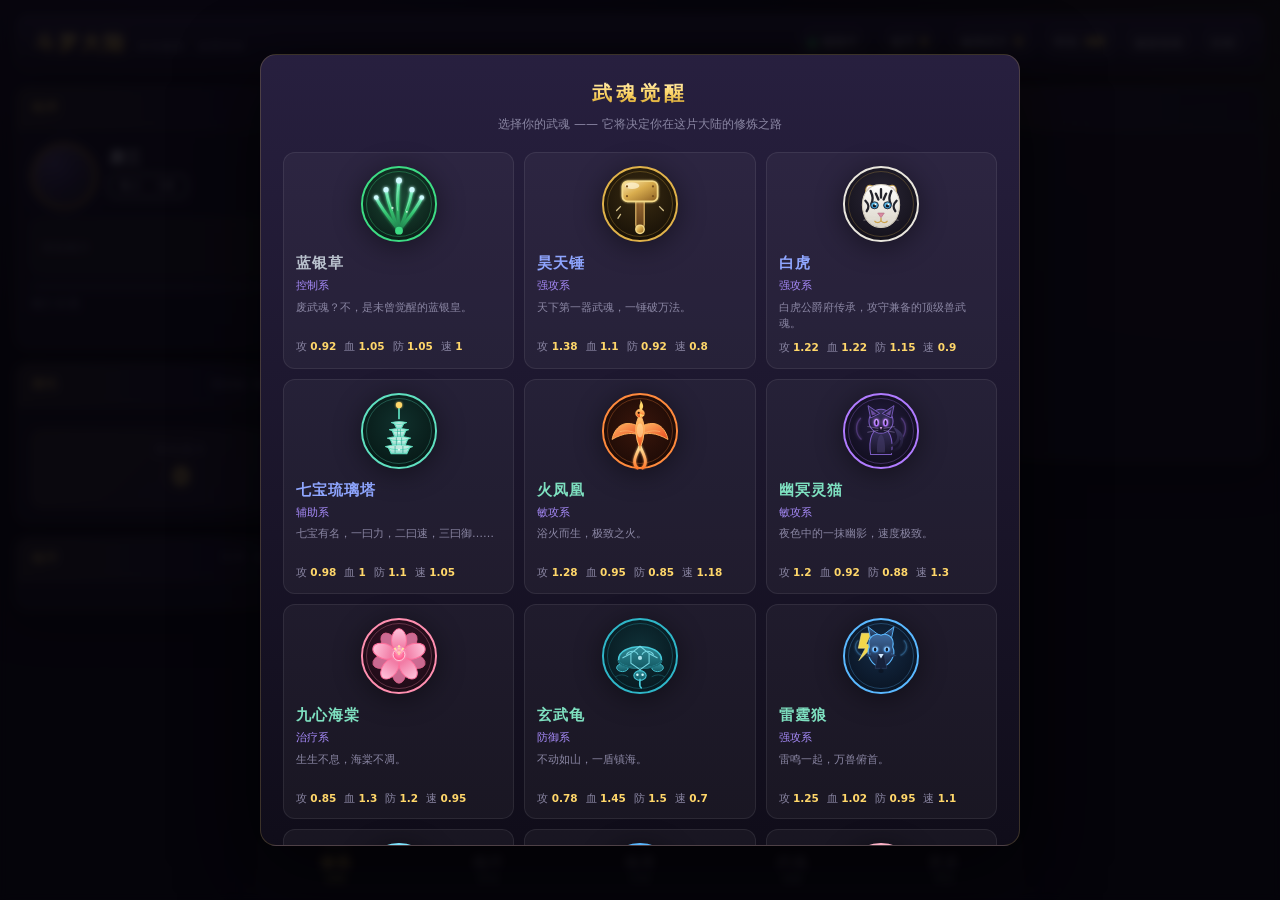
<file: douluo-idle/index.html>
<!DOCTYPE html>
<html lang="zh-CN">
<head>
<meta charset="UTF-8">
<meta name="viewport" content="width=device-width,initial-scale=1,maximum-scale=1,user-scalable=no">
<title>斗罗大陆 · 自动修炼</title>
<meta name="theme-color" content="#ffd76a">
<meta name="apple-mobile-web-app-capable" content="yes">
<meta name="apple-mobile-web-app-status-bar-style" content="black-translucent">
<meta name="apple-mobile-web-app-title" content="斗罗修炼">
<link rel="manifest" href="manifest.webmanifest">
<link rel="apple-touch-icon" href="icon-512.png">
<link rel="stylesheet" href="css/style.css">
</head>
<body>
<div class="app">

  <!-- ===== 顶栏 ===== -->
  <header class="top">
    <div class="brand">
      <h1>斗罗大陆</h1><small>自动修炼 · 放置挂机</small>
    </div>
    <div class="top-spacer"></div>
    <div class="top-stats">
      <span class="chip" id="topState"><span class="dot"></span><span>修炼中</span></span>
      <span class="chip">魂币 <b id="topCoin">0</b></span>
      <span class="chip">魂骨碎片 <b id="topShard">0</b></span>
      <span class="chip">时长 <b id="topPlay">0秒</b></span>
      <button class="btn sm" id="btnHelp">修炼指南</button>
      <button class="btn sm" id="btnSave">存档</button>
    </div>
  </header>

  <main class="grid">

    <!-- ===== 左：角色 ===== -->
    <div class="col-left">
      <section class="panel">
        <div class="panel-hd">魂师 <span class="sub" id="rebirthTxt"></span></div>
        <div class="panel-bd">
          <div class="hero">
            <div class="avatar" id="avatar"></div>
            <div class="hero-info">
              <div class="hero-name"><span id="heroName">唐三</span></div>
              <div class="realm-badge" id="realmBadge">魂士 · 1级</div>
              <div class="hero-wuhun" id="wuhunTxt"></div>
              <div class="hero-innate" id="innateTxt"></div>
            </div>
          </div>
          <div class="power-block" id="powerBlock">
            <div class="power-row"><span>综合战力</span><b id="heroPower">0</b></div>
            <div class="power-attrs" id="powerAttrs"></div>
          </div>
          <div class="expbar" id="expbar"><i style="width:0%"></i></div>
          <div class="exptxt">
            <span>魂力 <b id="heroLv">1</b> 级</span>
            <span id="heroExp">0 / 100</span>
          </div>
          <div class="exptxt"><span id="expNote" class="warn"></span><span id="titleTxt">初入魂师界</span></div>
        </div>
      </section>

      <section class="panel">
        <div class="panel-hd">属性 <span class="sub">受武魂 / 魂环 / 魂骨影响</span></div>
        <div class="panel-bd">
          <div class="statgrid" id="statgrid"></div>
          <div class="power-box">
            <small>综合战力</small>
            <b id="powerVal">0</b>
          </div>
        </div>
      </section>

      <section class="panel">
        <div class="panel-hd">魂环 <span class="sub">9 环 · 点击查看 / 剥离</span></div>
        <div class="panel-bd">
          <div class="rings" id="rings"></div>
        </div>
      </section>
    </div>

    <!-- ===== 中：战斗 ===== -->
    <div class="col-center">
      <section class="panel">
        <div class="panel-hd">猎魂森林 <span class="sub" id="areaWave">第 1 / 10 波</span></div>
        <div class="battle">
          <div class="arena" id="arena">
            <div class="fighters">
              <div class="fighter">
                <div class="sprite p" id="spriteP">唐</div>
                <div class="wuhun-badge" id="wuhunBadge"></div>
                <div class="nm" id="heroName2">你</div>
                <div class="hpbar p"><i id="php" style="width:100%"></i><span id="phpTxt">0/0</span></div>
              </div>
              <div class="vs">VS</div>
              <div class="fighter">
                <div class="sprite e" id="spriteE">兽</div>
                <div class="nm" id="enemyName">魂兽</div>
                <div class="hpbar e"><i id="ehp" style="width:100%"></i><span id="ehpTxt">0/0</span></div>
              </div>
            </div>
            <div class="floats" id="floats"></div>
            <div class="dead-mask" id="deadMask" style="display:none">
              <div><h3>重 伤</h3><p id="deadTxt">疗伤中</p></div>
            </div>
          </div>

          <div class="ctrl">
            <button class="btn" id="btnTrain">自动修炼</button>
            <button class="btn" id="btnBattle">自动猎魂</button>
            <button class="btn" id="btnRing">自动吸环</button>
            <button class="btn" id="btnAdvance">自动推进</button>
            <button class="btn" id="btnRetreat">自动退守</button>
            <button class="btn" id="btnSell">自动分解</button>
            <div class="speed">
              <button data-s="1" class="on">1×</button>
              <button data-s="2">2×</button>
              <button data-s="4">4×</button>
            </div>
          </div>
        </div>
      </section>

      <section class="panel">
        <div class="panel-hd">区域进度</div>
        <div class="panel-bd">
          <div class="area-hd">
            <span class="nm" id="areaName">星斗大森林 · 外围</span>
            <span class="tag" id="areaTag">推荐 Lv.5</span>
            <span class="tag" id="areaDesc" style="max-width:100%"></span>
          </div>
          <div class="waves" id="waves"></div>
          <div class="area-sel" id="areaSel"></div>
        </div>
      </section>
    </div>

    <!-- ===== 右：日志 ===== -->
    <div class="col-right">
      <section class="panel">
        <div class="panel-hd">修炼日志</div>
        <div class="logbox" id="logbox"></div>
      </section>
    </div>
  </main>

  <!-- ===== 底部 Tab 栏 ===== -->
  <nav class="bottombar" id="bottombar">
    <button class="tabbtn on" data-page="home"><b>修炼</b><span>挂机</span></button>
    <button class="tabbtn" data-page="tabBag"><b>魂环</b><span>背包</span></button>
    <button class="tabbtn" data-page="tabBone"><b>魂骨</b><span>淬体</span></button>
    <button class="tabbtn" data-page="tabWuhun"><b>武魂</b><span>觉醒</span></button>
    <button class="tabbtn" data-page="tabMore"><b>更多</b><span>系统</span></button>
  </nav>

  <section class="page" id="tabBag">
    <div class="panel">
      <div class="panel-bd">
        <p class="hint mb">魂环装到推荐槽位可获额外 35% 加成：第 1-2 环推荐百年，3-4 千年，5-7 万年，第 8 环十万年，第 9 环百万年。</p>
        <div class="itemlist" id="bagList"></div>
      </div>
    </div>
  </section>

  <section class="page" id="tabBone">
    <div class="panel">
      <div class="panel-bd">
        <div class="sysrow"><span class="l">魂骨碎片<small>用于淬体与强化魂骨，BOSS 与分解魂骨可获得</small></span><b id="boneShards">0</b></div>
        <div class="sysrow">
          <span class="l">魂骨淬体<small>消耗碎片与魂币永久提升全属性，每重 +2%（转生保留）</small></span>
          <span style="display:flex;align-items:center;gap:10px">
            <span class="hint" id="temperInfo"></span>
            <button class="btn gold" id="btnTemper">淬体</button>
          </span>
        </div>
        <div class="slots" id="slots" style="margin-top:12px"></div>
        <div class="panel-hd" style="margin:16px -14px 10px;border-radius:0">魂骨背包</div>
        <div class="itemlist" id="boneBag"></div>
      </div>
    </div>
  </section>

  <section class="page" id="tabWuhun">
    <div class="panel">
      <div class="panel-bd">
        <div id="wuhunNow"></div>
        <div class="sysrow mt">
          <span class="l">武魂觉醒<small>提升武魂品质，全属性大幅增长</small></span>
          <span style="display:flex;align-items:center;gap:10px">
            <span class="hint" id="awakeInfo"></span>
            <button class="btn gold" id="btnAwake">武魂觉醒</button>
          </span>
        </div>
        <div class="sysrow">
          <span class="l">猎魂商会<small>购买当前区域年份的随机魂环</small></span>
          <span style="display:flex;align-items:center;gap:10px">
            <span class="hint">单价 <b id="shopCost">0</b> 魂币</span>
            <button class="btn primary" id="btnBuyRing">购买魂环</button>
          </span>
        </div>
        <div class="panel-hd" style="margin:16px -14px 10px;border-radius:0">
          重塑武魂 <span class="sub"><button class="btn sm" id="btnReWuhun">重塑武魂</button></span>
        </div>
        <div class="wuhun-grid" id="wuhunPick"></div>
      </div>
    </div>
  </section>

  <section class="page" id="tabMore">
    <div class="panel">
      <div class="panel-hd">成就 <span class="sub">每个成就全属性 +1%</span></div>
      <div class="panel-bd"><div class="achgrid" id="achList"></div></div>
    </div>
    <div class="panel">
      <div class="panel-hd">统计</div>
      <div class="panel-bd"><div id="statList"></div></div>
    </div>
    <div class="panel">
      <div class="panel-hd">自动设置</div>
      <div class="panel-bd"><div id="autoList"></div></div>
    </div>
    <div class="panel">
      <div class="panel-hd">轮回转生</div>
      <div class="panel-bd">
        <p class="hint mb" id="rebirthInfo"></p>
        <button class="btn danger" id="btnRebirth">立即转生</button>
      </div>
    </div>
    <div class="panel">
      <div class="panel-hd">存档管理</div>
      <div class="panel-bd">
        <div class="sysrow">
          <span class="l">存档码<small>导出到剪贴板，可换设备继续</small></span>
          <span style="display:flex;gap:8px">
            <button class="btn" id="btnExport">导出</button>
            <button class="btn" id="btnImport">导入</button>
            <button class="btn danger" id="btnReset">删档</button>
          </span>
        </div>
        <textarea id="saveText" rows="3" placeholder="存档码将显示在这里，导入时粘贴后点击「导入」"
          style="width:100%;margin-top:10px;padding:9px;border-radius:9px;background:rgba(0,0,0,.4);
          border:1px solid var(--line2);color:var(--txt);font-size:11px;resize:vertical"></textarea>
        <p class="hint mt">游戏每 5 秒自动存档，关闭页面时也会保存。离线期间继续修炼，最多累计 8 小时。</p>
      </div>
    </div>
  </section>

</div>

<div class="ring-tip" id="tip"></div>

<script src="js/data.js"></script>
<script src="js/engine.js"></script>
<script src="js/ui.js"></script>
<script>UI.boot();</script>
<script>
  if ('serviceWorker' in navigator) {
    window.addEventListener('load', function () { navigator.serviceWorker.register('./sw.js').catch(function () {}); });
  }
</script>
</body>
</html>
</file>
<file: douluo-idle/css/style.css>
/* ============================================================
 *  斗罗大陆 · 自动修炼  —— 样式
 * ============================================================ */
:root{
  --bg:#08070f;
  --bg2:#120f1e;
  --panel:rgba(22,19,36,.88);
  --panel2:rgba(30,26,48,.75);
  --line:rgba(255,215,106,.18);
  --line2:rgba(139,92,246,.22);
  --gold:#ffd76a;
  --gold-d:#c9971f;
  --purple:#a78bfa;
  --cyan:#67e8f9;
  --red:#ff4d6d;
  --green:#4ade80;
  --orange:#fb923c;
  --txt:#e8e4f2;
  --dim:#8a86a3;
  --shadow:0 10px 40px rgba(0,0,0,.55);
  --bar:62px;
}
*{box-sizing:border-box;margin:0;padding:0}
html,body{height:100%}
body{
  background:
    radial-gradient(1200px 700px at 15% -10%, rgba(139,92,246,.18), transparent 60%),
    radial-gradient(900px 600px at 95% 10%, rgba(255,215,106,.10), transparent 60%),
    radial-gradient(800px 800px at 50% 120%, rgba(103,232,249,.08), transparent 60%),
    var(--bg);
  color:var(--txt);
  font-family:"PingFang SC","Hiragino Sans GB","Microsoft YaHei","Noto Sans CJK SC",system-ui,sans-serif;
  font-size:14px;line-height:1.6;
  overflow-x:hidden;
}
body::before{
  content:'';position:fixed;inset:0;pointer-events:none;z-index:0;
  background-image:
    radial-gradient(1px 1px at 20% 30%, rgba(255,255,255,.35), transparent),
    radial-gradient(1px 1px at 70% 60%, rgba(255,255,255,.28), transparent),
    radial-gradient(1.4px 1.4px at 40% 80%, rgba(255,215,106,.35), transparent),
    radial-gradient(1px 1px at 85% 20%, rgba(167,139,250,.4), transparent),
    radial-gradient(1px 1px at 10% 75%, rgba(255,255,255,.22), transparent);
  background-size:520px 520px,430px 430px,610px 610px,380px 380px,500px 500px;
  opacity:.5;animation:drift 120s linear infinite;
}
@keyframes drift{to{background-position:520px 520px,-430px 430px,610px -610px,-380px 380px,500px -500px}}
button{font-family:inherit;color:inherit;cursor:pointer;border:none;background:none;font-size:inherit}
::-webkit-scrollbar{width:8px;height:8px}
::-webkit-scrollbar-thumb{background:rgba(167,139,250,.35);border-radius:8px}
::-webkit-scrollbar-track{background:transparent}

/* ---------- 布局 ---------- */
.app{position:relative;z-index:1;max-width:1440px;margin:0 auto;padding:14px 16px calc(var(--bar) + 36px)}
header.top{
  display:flex;align-items:center;gap:14px;flex-wrap:wrap;
  padding:12px 18px;margin-bottom:14px;
  background:linear-gradient(180deg,rgba(48,38,74,.9),rgba(20,17,32,.9));
  border:1px solid var(--line);border-radius:14px;box-shadow:var(--shadow);
}
.brand{display:flex;align-items:baseline;gap:10px}
.brand h1{
  font-size:20px;letter-spacing:3px;font-weight:800;
  background:linear-gradient(180deg,#fff3c4,#ffd76a 45%,#c9971f);
  -webkit-background-clip:text;background-clip:text;color:transparent;
  text-shadow:0 0 24px rgba(255,215,106,.25);
}
.brand small{color:var(--dim);letter-spacing:1px;font-size:11px}
.top-spacer{flex:1}
.top-stats{display:flex;gap:8px;flex-wrap:wrap;align-items:center}
.chip{
  display:flex;align-items:center;gap:6px;padding:5px 11px;border-radius:999px;
  background:rgba(255,255,255,.05);border:1px solid var(--line2);font-size:12px;white-space:nowrap;
}
.chip b{color:var(--gold);font-variant-numeric:tabular-nums}
.chip .dot{width:7px;height:7px;border-radius:50%;background:var(--green);box-shadow:0 0 8px var(--green)}
.chip.off .dot{background:var(--dim);box-shadow:none}

main.grid{display:grid;grid-template-columns:330px minmax(0,1fr) 320px;gap:14px;align-items:start}
@media(max-width:1180px){main.grid{grid-template-columns:300px minmax(0,1fr)}.col-right{grid-column:1/-1}}
@media(max-width:820px){main.grid{grid-template-columns:1fr}.col-left,.col-right{grid-column:auto}}

.panel{
  background:var(--panel);border:1px solid var(--line);border-radius:14px;
  box-shadow:var(--shadow);overflow:hidden;margin-bottom:14px;backdrop-filter:blur(6px);
}
.panel-hd{
  display:flex;align-items:center;gap:8px;padding:10px 14px;
  background:linear-gradient(90deg,rgba(255,215,106,.10),rgba(139,92,246,.06) 60%,transparent);
  border-bottom:1px solid var(--line);font-size:13px;letter-spacing:1px;color:var(--gold);
}
.panel-hd .sub{margin-left:auto;color:var(--dim);font-size:11px;letter-spacing:0}
.panel-bd{padding:14px}

/* ---------- 角色卡 ---------- */
.hero{display:flex;gap:12px;align-items:center}
.avatar{
  width:66px;height:66px;flex:0 0 66px;border-radius:50%;position:relative;overflow:hidden;
  background:radial-gradient(circle at 35% 30%,#5b4a8a,#211a38 70%);
  border:2px solid var(--gold-d);display:grid;place-items:center;
  box-shadow:0 0 22px rgba(255,215,106,.22) inset,0 0 18px rgba(139,92,246,.25);
}
.avatar .wa{width:100%;height:100%;display:block}
.wuhun-badge{width:40px;height:40px;margin:5px auto 0;filter:drop-shadow(0 2px 8px rgba(0,0,0,.5))}
.wuhun-badge .wa{width:100%;height:100%;display:block}
.hero-info{min-width:0;flex:1}
.hero-name{font-size:16px;font-weight:700;display:flex;align-items:center;gap:6px}
.hero-name .edit{font-size:11px;color:var(--dim);cursor:pointer}
.realm-badge{
  display:inline-block;margin-top:4px;padding:2px 9px;border-radius:6px;font-size:11px;
  border:1px solid currentColor;letter-spacing:1px;
}
.hero-wuhun{margin-top:5px;font-size:12px;color:var(--dim)}
.hero-wuhun b{color:var(--purple)}
.hero-innate{margin-top:4px;font-size:11px;color:var(--dim)}
.hero-innate b{color:var(--gold)}
.hero-innate small{color:var(--green)}
.power-block{margin-top:10px;padding:8px 10px;border-radius:10px;background:rgba(255,215,106,.06);border:1px solid rgba(255,215,106,.18)}
.power-row{display:flex;justify-content:space-between;align-items:baseline}
.power-row span{font-size:11px;color:var(--dim);letter-spacing:1px}
.power-row b{font-size:20px;font-weight:800;color:var(--gold);text-shadow:0 0 10px rgba(255,215,106,.4)}
.power-attrs{display:flex;flex-wrap:wrap;gap:4px 10px;margin-top:5px}
.power-attrs span{font-size:10px;color:var(--dim)}
.power-attrs span b{color:var(--txt)}

.expbar{height:9px;border-radius:6px;background:rgba(255,255,255,.07);overflow:hidden;margin-top:8px;position:relative}
.expbar i{display:block;height:100%;background:linear-gradient(90deg,#7c5cff,#67e8f9);box-shadow:0 0 12px rgba(103,232,249,.5);transition:width .25s}
.expbar.block i{background:linear-gradient(90deg,#ff4d6d,#fb923c);box-shadow:0 0 12px rgba(255,77,109,.55)}
.exptxt{display:flex;justify-content:space-between;font-size:11px;color:var(--dim);margin-top:4px}
.exptxt .warn{color:var(--orange)}

/* ---------- 属性 ---------- */
.statgrid{display:grid;grid-template-columns:1fr 1fr;gap:7px}
.stat{
  display:flex;justify-content:space-between;align-items:center;gap:6px;
  padding:6px 9px;border-radius:8px;background:rgba(255,255,255,.035);
  border:1px solid rgba(255,255,255,.05);font-size:12px;
}
.stat span{color:var(--dim)}
.stat b{font-variant-numeric:tabular-nums;color:#fff}
.stat b.up{color:var(--green)}
.power-box{
  margin-top:10px;padding:10px;text-align:center;border-radius:10px;
  background:linear-gradient(135deg,rgba(255,215,106,.12),rgba(139,92,246,.12));
  border:1px solid var(--line);
}
.power-box small{display:block;color:var(--dim);font-size:11px;letter-spacing:2px}
.power-box b{font-size:24px;color:var(--gold);font-variant-numeric:tabular-nums;text-shadow:0 0 18px rgba(255,215,106,.35)}

/* ---------- 魂环槽 ---------- */
.rings{display:flex;flex-wrap:wrap;gap:7px;justify-content:center}
.ring-slot{
  width:38px;height:38px;border-radius:50%;display:grid;place-items:center;position:relative;cursor:pointer;
  border:1px dashed rgba(255,255,255,.14);font-size:10px;color:var(--dim);
}
.ring-slot.filled{border:1px solid transparent}
.ring-slot.locked{border:1px dashed rgba(255,255,255,.1);background:rgba(0,0,0,.28);color:var(--dim);flex-direction:column;gap:1px}
.ring-slot.locked .lk{font-size:13px;filter:grayscale(.2)}
.ring-slot.locked .lv{font-size:8.5px;font-weight:700;letter-spacing:.3px;color:var(--gold-d)}
.ring-slot svg{position:absolute;inset:0;width:100%;height:100%;overflow:visible}
.ring-slot .rk{position:relative;font-size:11px;font-weight:700;color:#fff;text-shadow:0 1px 3px #000}
.spin{animation:spin 9s linear infinite}
@keyframes spin{to{transform:rotate(360deg)}}
.ring-tip{
  position:fixed;z-index:99;pointer-events:none;max-width:250px;padding:9px 11px;font-size:12px;
  background:rgba(12,10,22,.97);border:1px solid var(--line);border-radius:9px;box-shadow:var(--shadow);
  display:none;line-height:1.55;
}
.ring-tip h5{font-size:12px;margin-bottom:4px}
.ring-tip .row{color:var(--dim)}
.ring-tip .row b{color:var(--green)}

/* ---------- 战斗区 ---------- */
.battle{padding:16px}
.arena{
  position:relative;border-radius:14px;padding:20px 16px 16px;overflow:hidden;min-height:250px;
  background:
    radial-gradient(600px 300px at 50% 120%, rgba(139,92,246,.20), transparent 65%),
    linear-gradient(180deg,rgba(20,16,34,.9),rgba(10,8,18,.9));
  border:1px solid var(--line2);
}
.arena::after{
  content:'';position:absolute;inset:0;pointer-events:none;
  background:repeating-linear-gradient(0deg,rgba(255,255,255,.022) 0 1px,transparent 1px 4px);
}
.fighters{display:flex;align-items:center;justify-content:space-around;gap:12px;position:relative;z-index:2}
.fighter{text-align:center;width:44%;max-width:230px}
.fighter .nm{font-size:14px;font-weight:700;margin-bottom:6px;white-space:nowrap;overflow:hidden;text-overflow:ellipsis}
.fighter .nm small{font-weight:400;color:var(--dim);font-size:11px}
.hpbar{height:14px;border-radius:8px;background:rgba(0,0,0,.55);border:1px solid rgba(255,255,255,.12);overflow:hidden;position:relative}
.hpbar i{display:block;height:100%;transition:width .18s}
.hpbar.p i{background:linear-gradient(90deg,#22c55e,#86efac)}
.hpbar.e i{background:linear-gradient(90deg,#ef4444,#fca5a5)}
.hpbar span{position:absolute;inset:0;font-size:10px;line-height:14px;text-align:center;color:#fff;text-shadow:0 1px 2px #000;font-variant-numeric:tabular-nums}
.vs{font-size:12px;color:var(--dim);letter-spacing:2px;flex:0 0 auto}
.sprite{
  width:88px;height:88px;margin:0 auto 8px;border-radius:50%;display:grid;place-items:center;position:relative;
  font-size:30px;font-weight:800;color:#fff;
}
.sprite.p{background:radial-gradient(circle at 35% 30%,#6d5aa8,#241c40 72%);border:2px solid var(--gold-d);box-shadow:0 0 26px rgba(255,215,106,.22)}
.sprite.e{background:radial-gradient(circle at 35% 30%,#a8445c,#3a1420 72%);border:2px solid #ff6b81;box-shadow:0 0 26px rgba(255,77,109,.25)}
.sprite.boss{border-color:#ffd700;box-shadow:0 0 34px rgba(255,215,0,.45);animation:pulse 1.6s ease-in-out infinite}
@keyframes pulse{50%{transform:scale(1.05)}}
.hit-e{animation:shake .25s}
@keyframes shake{25%{transform:translateX(-6px)}75%{transform:translateX(6px)}}
.hit-p{animation:shakeP .25s}
@keyframes shakeP{25%{transform:translateY(-4px)}75%{transform:translateY(4px)}}

.floats{position:absolute;inset:0;pointer-events:none;z-index:5;overflow:hidden}
.float{
  position:absolute;font-size:17px;font-weight:800;white-space:nowrap;
  animation:floatUp 1s ease-out forwards;text-shadow:0 2px 6px rgba(0,0,0,.9);
}
.float.crit{font-size:24px;color:#ffd76a}
.float.pdmg{color:#ff8787}
.float.mdmg{color:#ffe066}
.float.heal{color:#86efac}
@keyframes floatUp{
  0%{opacity:0;transform:translate(-50%,0) scale(.7)}
  18%{opacity:1;transform:translate(-50%,-14px) scale(1.15)}
  100%{opacity:0;transform:translate(-50%,-70px) scale(1)}
}
.skillname{
  position:absolute;left:50%;top:12px;transform:translateX(-50%);z-index:6;
  padding:5px 16px;border-radius:999px;font-size:14px;font-weight:800;letter-spacing:2px;
  background:linear-gradient(90deg,rgba(255,215,106,.2),rgba(139,92,246,.3));
  border:1px solid var(--gold);color:#fff3c4;animation:skillIn 1.1s ease-out forwards;
}
@keyframes skillIn{
  0%{opacity:0;transform:translateX(-50%) scale(.6)}
  20%{opacity:1;transform:translateX(-50%) scale(1)}
  75%{opacity:1}
  100%{opacity:0;transform:translateX(-50%) scale(1.1)}
}
.dead-mask{
  position:absolute;inset:0;z-index:7;display:grid;place-items:center;text-align:center;
  background:rgba(8,6,14,.82);backdrop-filter:blur(2px);
}
.dead-mask h3{font-size:22px;color:var(--red);letter-spacing:4px;margin-bottom:6px}
.dead-mask p{color:var(--dim);font-size:12px}

/* ---------- 控制条 ---------- */
.ctrl{display:flex;gap:8px;flex-wrap:wrap;align-items:center;margin-top:12px}
.btn{
  padding:7px 14px;border-radius:9px;font-size:12px;letter-spacing:1px;
  background:rgba(255,255,255,.05);border:1px solid var(--line2);transition:.15s;
}
.btn:hover{background:rgba(167,139,250,.18);border-color:var(--purple)}
.btn.on{background:linear-gradient(135deg,rgba(255,215,106,.22),rgba(255,215,106,.06));border-color:var(--gold);color:#fff3c4}
.btn.primary{background:linear-gradient(135deg,#7c5cff,#a78bfa);border-color:transparent;color:#fff;font-weight:700}
.btn.gold{background:linear-gradient(135deg,#ffd76a,#c9971f);border-color:transparent;color:#241a05;font-weight:700}
.btn.danger{border-color:rgba(255,77,109,.5);color:#ffb3c0}
.btn:disabled{opacity:.4;cursor:not-allowed}
.btn.sm{padding:4px 9px;font-size:11px}
.speed{display:flex;gap:4px;margin-left:auto}
.speed button{padding:6px 11px;border-radius:8px;font-size:12px;border:1px solid var(--line2);background:rgba(255,255,255,.04)}
.speed button.on{background:var(--gold);color:#241a05;font-weight:700;border-color:var(--gold)}

/* ---------- 区域进度 ---------- */
.area-hd{display:flex;align-items:center;gap:8px;flex-wrap:wrap;margin-bottom:8px}
.area-hd .nm{font-weight:700;color:var(--gold);font-size:13px}
.area-hd .tag{font-size:10px;padding:1px 7px;border-radius:5px;background:rgba(255,255,255,.07);color:var(--dim)}
.waves{display:flex;gap:4px}
.wave{flex:1;height:6px;border-radius:4px;background:rgba(255,255,255,.08)}
.wave.done{background:var(--gold)}
.wave.cur{background:var(--cyan);box-shadow:0 0 8px var(--cyan)}
.wave.boss{background:rgba(255,77,109,.25)}
.area-sel{display:flex;gap:6px;flex-wrap:wrap;margin-top:10px}
.area-sel button{
  padding:5px 10px;border-radius:8px;font-size:11px;border:1px solid var(--line2);
  background:rgba(255,255,255,.04);max-width:100%;
}
.area-sel button.on{background:linear-gradient(135deg,rgba(255,215,106,.25),rgba(255,215,106,.05));border-color:var(--gold);color:#fff3c4}
.area-sel button.lock{opacity:.35;cursor:not-allowed}

/* ---------- 日志 ---------- */
.logbox{height:330px;overflow-y:auto;padding:10px 12px;font-size:12px;line-height:1.7}
.logbox div{margin-bottom:3px;word-break:break-all;animation:fadeIn .3s}
@keyframes fadeIn{from{opacity:0;transform:translateY(-3px)}}
.logbox .t{color:var(--dim);margin-right:4px;font-size:10px}
.logbox .sys{color:var(--gold)}
.logbox .good{color:var(--green)}
.logbox .bad{color:var(--red)}
.logbox .warn{color:var(--orange)}
.logbox .ring{color:var(--purple)}
.logbox .bone{color:var(--cyan)}
.logbox .boss{color:#ffb347}

/* ---------- 底部标签页 ---------- */
/* ===== 底部 Tab 栏 ===== */
.bottombar{
  position:fixed;left:0;right:0;bottom:0;z-index:80;height:var(--bar);
  display:flex;max-width:760px;margin:0 auto;
  background:linear-gradient(180deg,rgba(20,17,32,.97),rgba(10,8,18,.99));
  border-top:1px solid var(--line);
  box-shadow:0 -8px 30px rgba(0,0,0,.5);
  padding-bottom:env(safe-area-inset-bottom,0px);
  backdrop-filter:blur(10px);
}
.tabbtn{
  flex:1;display:flex;flex-direction:column;align-items:center;justify-content:center;gap:1px;
  background:none;border:none;color:var(--dim);font-size:11px;line-height:1.2;position:relative;cursor:pointer;
}
.tabbtn b{font-size:15px;font-weight:800;letter-spacing:1px}
.tabbtn.on{color:var(--gold)}
.tabbtn.on::before{content:'';position:absolute;top:0;left:50%;transform:translateX(-50%);width:26px;height:3px;border-radius:3px;background:var(--gold);box-shadow:0 0 10px var(--gold)}
.tabbtn:active{opacity:.7}

/* ===== 功能页（全屏遮罩，从底部 Tab 唤起） ===== */
.page{display:none}
.page.on{
  display:block;position:fixed;left:0;right:0;bottom:var(--bar);top:0;z-index:70;
  overflow-y:auto;background:var(--bg);
  padding:14px 16px 24px;animation:slideUp .22s ease-out;
}
.page.on > .panel{max-width:760px;margin:0 auto 14px}
@keyframes slideUp{from{transform:translateY(18px);opacity:.5}to{transform:none}}

/* 旧版顶部 tab（保留兼容，已弃用） */
.tabs{display:none}
.tabpane{display:none}
.tabpane.on{display:block;animation:fadeIn .25s}

.itemlist{display:grid;grid-template-columns:repeat(auto-fill,minmax(200px,1fr));gap:9px;max-height:340px;overflow-y:auto;padding:2px}
.item{
  padding:9px 11px;border-radius:10px;background:rgba(255,255,255,.035);
  border:1px solid rgba(255,255,255,.07);font-size:12px;position:relative;
}
.item .t{font-weight:700;font-size:12.5px;margin-bottom:3px;display:flex;align-items:center;gap:5px}
.item .t .y{font-weight:400;font-size:11px;color:var(--dim)}
.item .af{color:var(--dim);font-size:11px;line-height:1.55}
.item .af b{color:var(--green)}
.item .acts{display:flex;gap:5px;margin-top:7px;flex-wrap:wrap}
.badge{font-size:10px;padding:1px 6px;border-radius:5px;background:rgba(255,215,106,.16);color:var(--gold)}
.badge.fit{background:rgba(74,222,128,.18);color:var(--green)}
.empty{text-align:center;color:var(--dim);padding:26px;font-size:12px}

.slots{display:grid;grid-template-columns:repeat(auto-fill,minmax(215px,1fr));gap:9px}
.slot{padding:10px;border-radius:10px;background:rgba(255,255,255,.03);border:1px dashed rgba(255,255,255,.12);font-size:12px}
.slot.has{border-style:solid;border-color:var(--line2);background:rgba(139,92,246,.07)}
.slot h6{font-size:11px;color:var(--dim);letter-spacing:1px;margin-bottom:5px;font-weight:600}
.slot .nm{font-weight:700;margin-bottom:3px}
.slot .af{color:var(--dim);font-size:11px;line-height:1.5}
.slot .af b{color:var(--green)}
.slot .acts{display:flex;gap:5px;margin-top:7px;flex-wrap:wrap}

.sysrow{display:flex;justify-content:space-between;align-items:center;gap:10px;padding:9px 0;border-bottom:1px dashed rgba(255,255,255,.08);flex-wrap:wrap}
.sysrow:last-child{border-bottom:none}
.sysrow .l{font-size:12px}
.sysrow .l small{display:block;color:var(--dim);font-size:11px}
.switch{display:inline-flex;align-items:center;gap:6px;font-size:12px;cursor:pointer;user-select:none}
.switch i{width:34px;height:19px;border-radius:999px;background:rgba(255,255,255,.12);position:relative;transition:.2s;flex:0 0 34px}
.switch i::after{content:'';position:absolute;top:2px;left:2px;width:15px;height:15px;border-radius:50%;background:#fff;transition:.2s}
.switch.on i{background:linear-gradient(90deg,#7c5cff,#a78bfa)}
.switch.on i::after{left:17px}

.achgrid{display:grid;grid-template-columns:repeat(auto-fill,minmax(170px,1fr));gap:8px}
.ach{padding:8px 10px;border-radius:9px;background:rgba(255,255,255,.03);border:1px solid rgba(255,255,255,.06);font-size:12px;opacity:.45}
.ach.got{opacity:1;border-color:var(--gold);background:rgba(255,215,106,.08)}
.ach b{display:block;font-size:12px}
.ach small{color:var(--dim);font-size:10.5px}

/* ---------- 弹窗 ---------- */
.mask{
  position:fixed;inset:0;z-index:200;background:rgba(5,4,10,.86);backdrop-filter:blur(4px);
  display:grid;place-items:center;padding:20px;overflow-y:auto;
}
.modal{
  width:min(760px,100%);max-height:88vh;overflow-y:auto;padding:22px;
  background:linear-gradient(180deg,rgba(40,32,64,.98),rgba(16,13,26,.98));
  border:1px solid var(--line);border-radius:16px;box-shadow:0 24px 80px rgba(0,0,0,.7);
  animation:modalIn .3s cubic-bezier(.2,.9,.3,1.3);
}
@keyframes modalIn{from{opacity:0;transform:translateY(24px) scale(.96)}}
.modal h2{
  font-size:20px;text-align:center;letter-spacing:4px;margin-bottom:6px;
  background:linear-gradient(180deg,#fff3c4,#ffd76a 50%,#c9971f);
  -webkit-background-clip:text;background-clip:text;color:transparent;
}
.modal .lead{text-align:center;color:var(--dim);font-size:12px;margin-bottom:18px}

.wuhun-grid{display:grid;grid-template-columns:repeat(auto-fill,minmax(180px,1fr));gap:10px}
.wuhun-card{
  padding:12px;border-radius:12px;text-align:left;cursor:pointer;transition:.18s;
  background:rgba(255,255,255,.04);border:1px solid rgba(255,255,255,.08);
}
.wuhun-card:hover{transform:translateY(-3px);border-color:var(--gold);box-shadow:0 8px 26px rgba(255,215,106,.16)}
.wuhun-card.sel{border-color:var(--gold);background:rgba(255,215,106,.12)}
.wuhun-card h4{font-size:15px;letter-spacing:1px;margin-bottom:2px}
.wuhun-card .ty{font-size:11px;color:var(--purple);margin-bottom:5px}
.wuhun-card .ds{font-size:11px;color:var(--dim);line-height:1.5;min-height:32px}
.wuhun-card .gr{font-size:10.5px;color:var(--dim);margin-top:6px;display:flex;gap:8px;flex-wrap:wrap}
.wuhun-card .gr b{color:var(--gold)}
.q1{color:#b8c0cc}.q2{color:#7ee0c0}.q3{color:#8fa6ff}.q4{color:#ffd700}

/* ---------- 武魂图徽 ---------- */
.wa{display:block;width:100%;height:100%}
.wh-art{width:88px;height:88px;margin:0 auto 9px;filter:drop-shadow(0 4px 14px rgba(0,0,0,.45))}
.wuhun-card .wh-art{width:78px;height:78px;margin:0 auto 8px}
.wh-art.lg{width:104px;height:104px;margin:0 14px 0 0;flex:0 0 auto}
.wh-row{display:flex;align-items:center;margin-bottom:6px}
.wh-row .nm{font-weight:700}
.wh-mini{width:22px;height:22px;vertical-align:middle;margin-right:6px;border-radius:50%;
  box-shadow:0 0 0 1px rgba(255,255,255,.18);flex:0 0 auto}
.hero-wuhun{display:flex;align-items:center;flex-wrap:wrap;gap:2px}

.offline-list{margin:14px 0}
.offline-list div{display:flex;justify-content:space-between;padding:8px 10px;border-bottom:1px dashed rgba(255,255,255,.08);font-size:13px}
.offline-list div b{color:var(--gold)}
.center{text-align:center}
.mt{margin-top:14px}
.mb{margin-bottom:12px}
.hint{font-size:11px;color:var(--dim);line-height:1.7}

/* ---------- 突破特效 ---------- */
.brkfx{
  position:fixed;inset:0;z-index:300;display:grid;place-items:center;pointer-events:none;
  background:radial-gradient(circle at 50% 50%,rgba(255,215,106,.28),transparent 55%);
  animation:brk 1.4s ease-out forwards;
}
.brkfx h1{
  font-size:44px;letter-spacing:12px;color:#fff3c4;
  text-shadow:0 0 40px rgba(255,215,106,.9),0 0 90px rgba(139,92,246,.7);
  animation:brkTxt 1.4s cubic-bezier(.2,.9,.3,1.4) forwards;
}
@keyframes brk{0%{opacity:0}20%{opacity:1}100%{opacity:0}}
@keyframes brkTxt{0%{opacity:0;transform:scale(.4)}30%{opacity:1;transform:scale(1.12)}100%{opacity:0;transform:scale(1.5)}}

.toast{
  position:fixed;left:50%;bottom:44px;transform:translateX(-50%);z-index:400;
  padding:11px 22px;border-radius:999px;font-size:13px;
  background:rgba(20,16,34,.96);border:1px solid var(--gold);color:#fff3c4;
  box-shadow:0 10px 40px rgba(0,0,0,.6);animation:toastIn .35s,toastOut .4s 2.2s forwards;
}
@keyframes toastIn{from{opacity:0;transform:translate(-50%,20px)}}
@keyframes toastOut{to{opacity:0;transform:translate(-50%,-10px)}}
</file>
